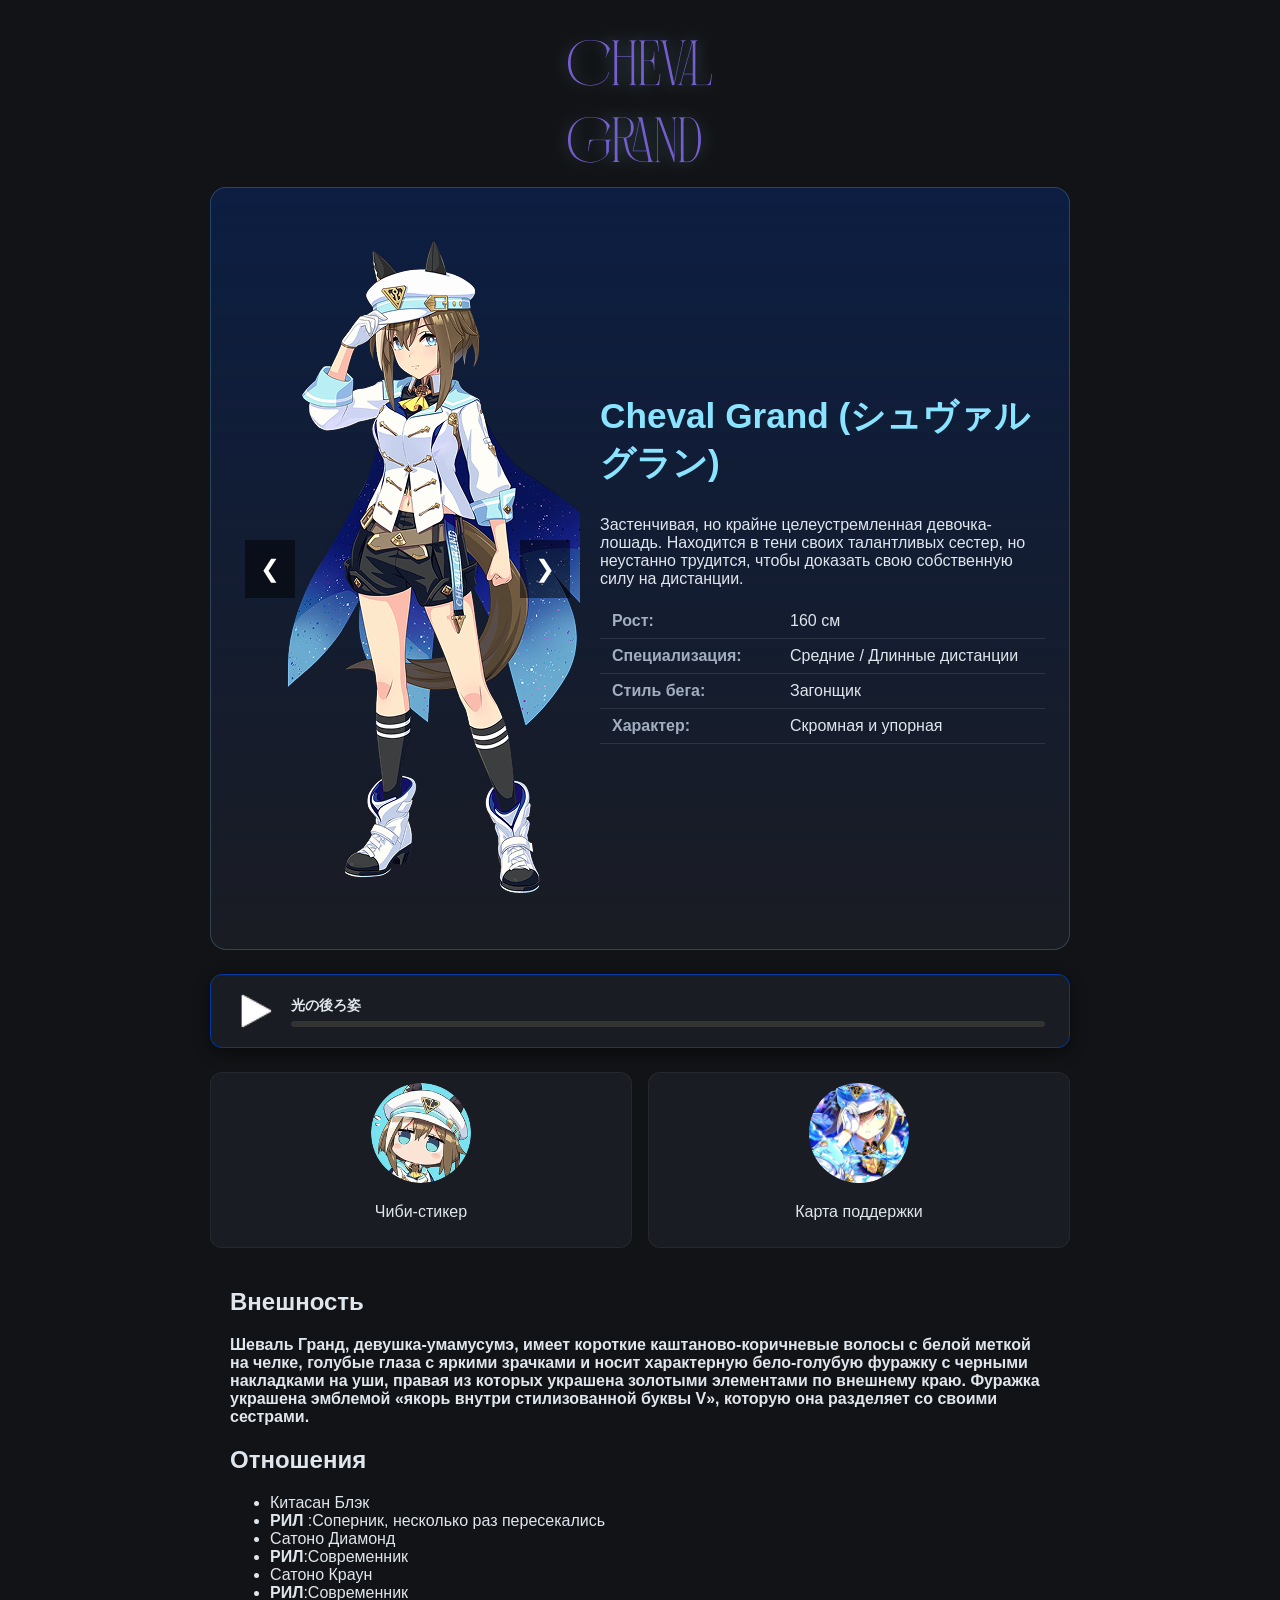
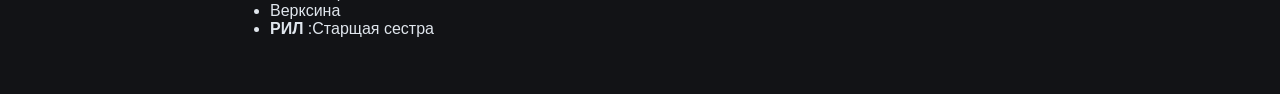
<file: index.html>
<!DOCTYPE html>
<html lang="ru">
<head>
    <meta charset="UTF-8">
    <meta name="viewport" content="width=device-width, initial-scale=1.0">
    
    <title>Cheval Grand | Uma Musume</title>
    <link rel="stylesheet" href="css/style.css">
  
</head>
<body>

<div class="container">
    <header>
        <img src="img/ChevalGrand-1.png" alt="ChevalGrandLogo" class="logo">
    </header>

    <section class="hero-section">
        <div class="character-img">
             <div class="slider-window">
        <!-- Лента, которая плавно двигается -->
        <div class="slider-track" id="character-track">
            <img class="slider-img" src="img/image1.png" alt="Картинка1">
            <img class="slider-img" src="img/Cheval_Grand_(Proto).png" alt="Картинка2">
        </div>
    </div>

    <!-- Стрелки (передаем направление в функцию) -->
    <button class="arrow prev" onclick="changeSlide(-1)">❮</button>
    <button class="arrow next" onclick="changeSlide(1)">❯</button>
        </div>
        <div class="character-info">
            <h1>Cheval Grand (シュヴァルグラン)</h1>
            <p>Застенчивая, но крайне целеустремленная девочка-лошадь. Находится в тени своих талантливых сестер, но неустанно трудится, чтобы доказать свою собственную силу на дистанции.</p>
            
            <table class="stats-table">
                <tr>
                    <td>Рост:</td>
                    <td>160 см</td>
                </tr>
                <tr>
                    <td>Специализация:</td>
                    <td>Средние / Длинные дистанции</td>
                </tr>
                <tr>
                    <td>Стиль бега:</td>
                    <td>Загонщик</td>
                </tr>
                <tr>
                    <td>Характер:</td>
                    <td>Скромная и упорная</td>
                </tr>
            </table>
        </div>
    </section>

    <div class="audio-player">
        <button class="play-btn" id="playBtn" onclick="togglePlay()">
            <img src="img/Play.png" alt="Play">
        </button>
        <div class="player-info">
            <div class="track-title">光の後ろ姿</div>
            <div class="progress-bar" id="progressBar">
                <div class="progress" id="progress"></div>
            </div>
        </div>
        <audio id="audio" src="bgm/[Lyrics] [光の後ろ姿] [A Shining Silhouette] [ENJPRomaji].mp3"></audio>
    </div>

    <div class="gallery">
        <div class="gallery-card">
            <img src="img/image2.png" alt="ChibiAvatar">
            <p>Чиби-стикер</p>
        </div>
        <div class="gallery-card">
            <img src="img/image3.png" alt="SupportCard">
            <p>Карта поддержки</p>
        </div>
    </div>
    <div class="container">
        <section class="info">
            <div>
           <h1 class="textline">
            Внешность
           </h1>     
          <b>
            Шеваль Гранд, девушка-умамусумэ, имеет короткие каштаново-коричневые волосы с белой меткой на челке,
            голубые глаза с яркими зрачками и носит характерную бело-голубую фуражку с черными накладками на уши,
            правая из которых украшена золотыми элементами по внешнему краю. Фуражка украшена эмблемой «якорь внутри стилизованной буквы V»,
            которую она разделяет со своими сестрами.
          </b>  
        
            </div>

            <div>
                <h1 class="textline">
                Отношения 
                </h1>
                
                <ul class="list">
                    <li class="mainli">
                    Китасан Блэк
                    <li class="boldtext">
                        <span style="font-weight: bold;">РИЛ</span> <span>:Соперник,
                         несколько раз пересекались</span> 
                    </li>
                    </li>
                    <li class="mainli">
                        Сатоно Диамонд
                    </li>
                    <li class="boldtext">
                        <span style="font-weight: bold;">РИЛ</span><a>:Современник</a>
                    </li>
                    <li class="mainli">
                       Сатоно Краун 
                    </li>
                    <li class="boldtext">
                        <span style="font-weight: bold;">РИЛ</span><a>:Современник</a>
                    </li>
                    <li class="mainli">
                        Верксина
                    </li>
                    <li class="boldtext">
                        <span style="font-weight: bold;">
                            РИЛ
                        </span><a>:Старщая сестра</a>

                    </li>
                </ul>
                
            </div>


        </section>

    </div>
</div>

  <script
    src="js/a.js">
</script>


</body>
</html>


</body>
</html>
</file>
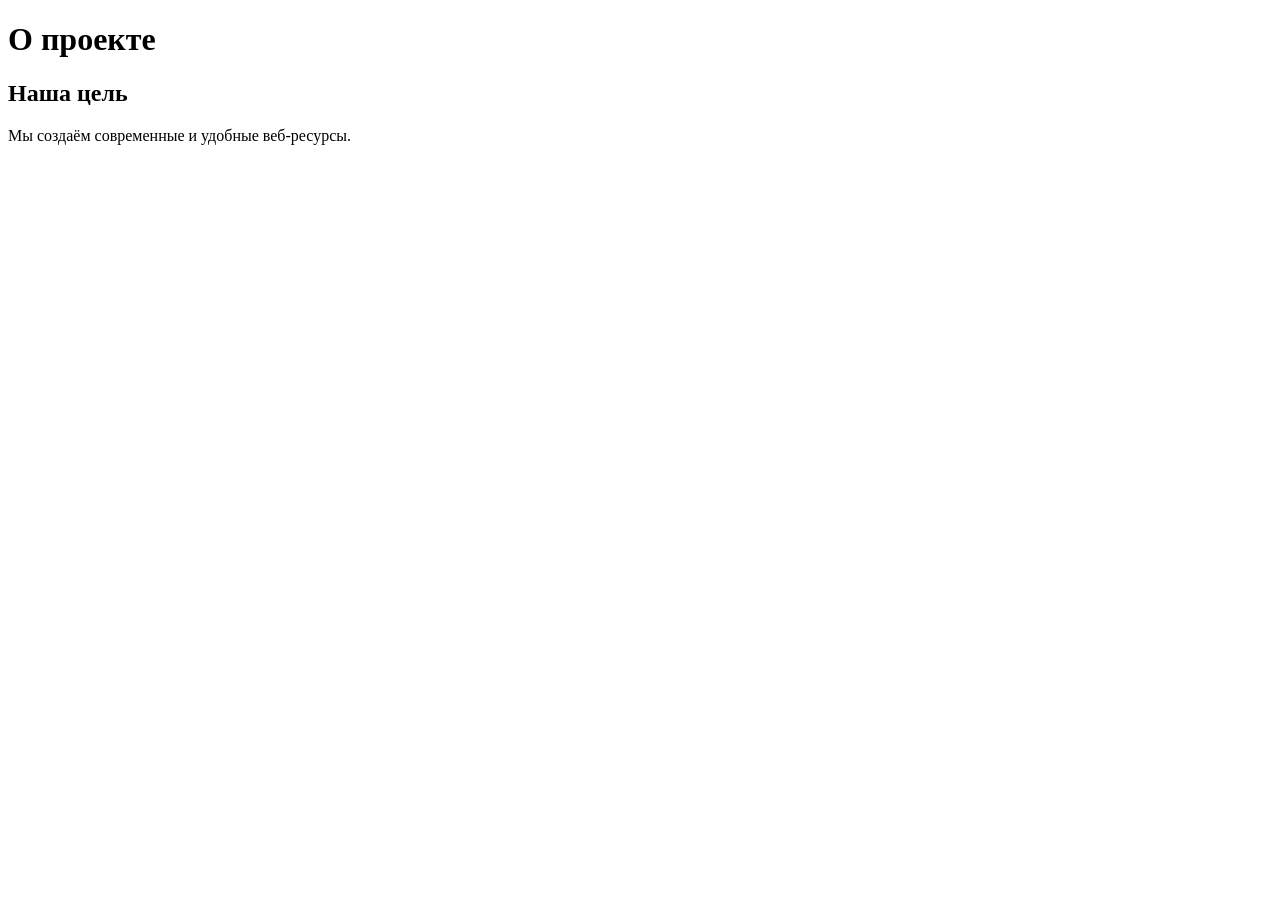
<file: about.html>
<!DOCTYPE html> 
<html lang="ru"> 
  <head> 
    <meta charset="UTF-8"> 
    <meta name="viewport" content="width=device-width, initial-scale=1.0"> 
    <title>О проекте</title> 
  </head> 
  <body> 
    <header> 
      <h1>О проекте</h1> 
    </header> 
    <main> 
      <section> 
        <h2>Наша цель</h2> 
        <p>Мы создаём современные и удобные веб-ресурсы.</p> 
      </section> 
    </main> 
  </body>
</html>
</file>
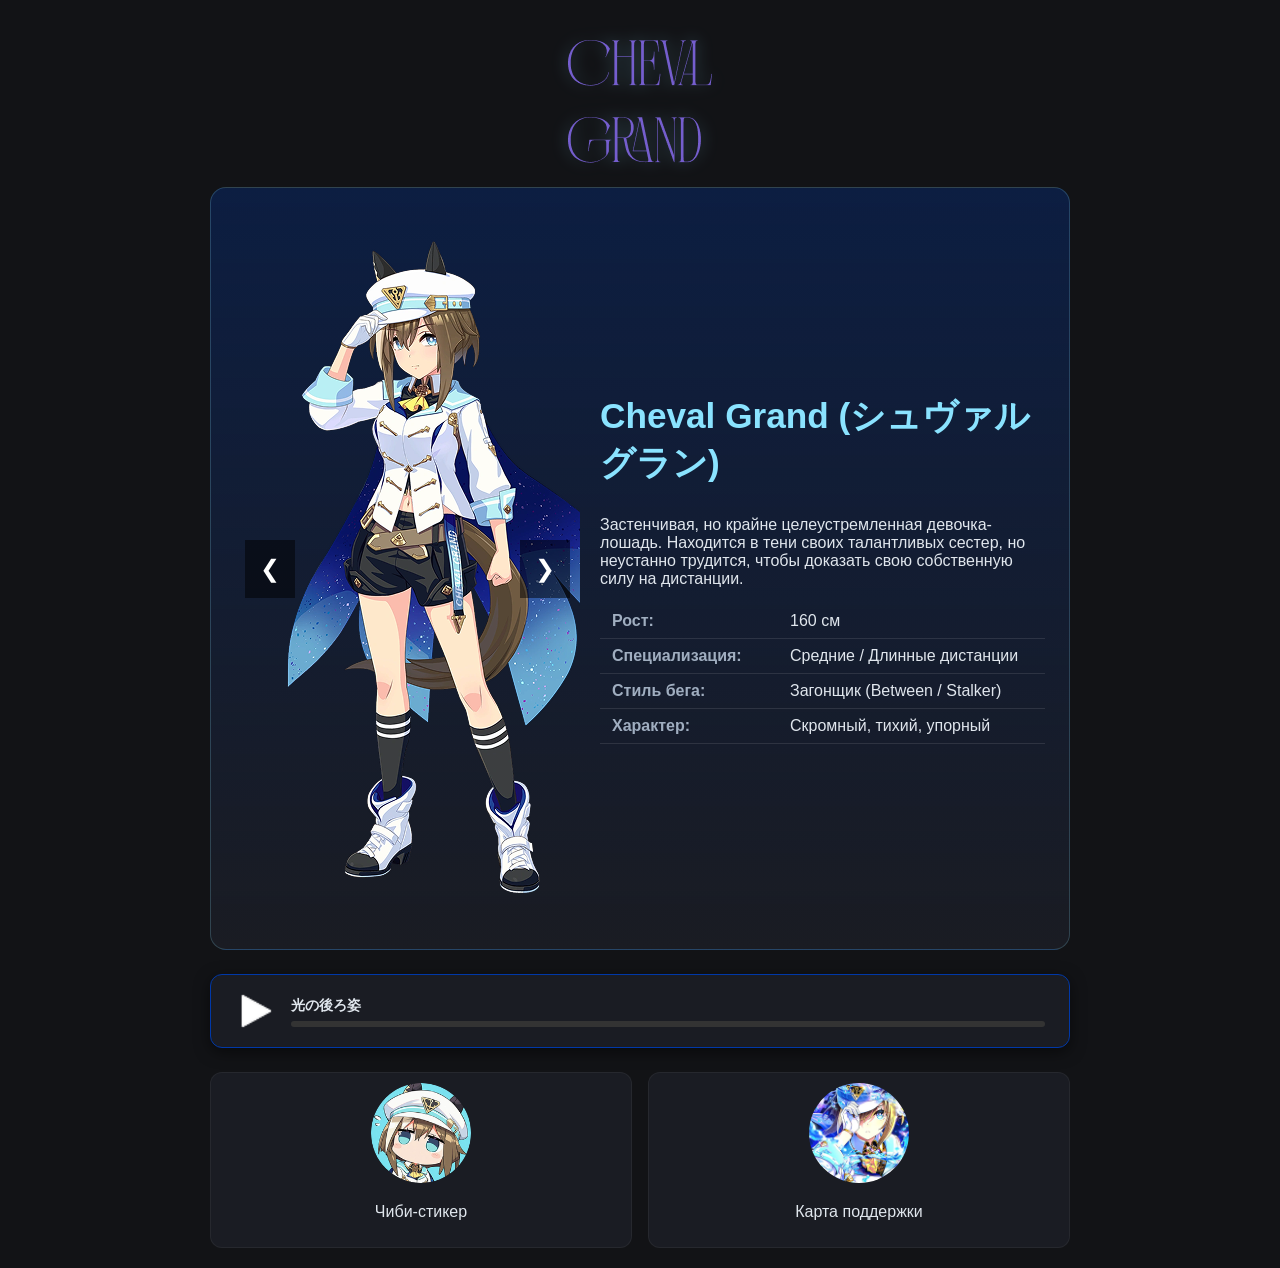
<file: chevalgrand.html>
<!DOCTYPE html>
<html lang="ru">
<head>
    <meta charset="UTF-8">
    <meta name="viewport" content="width=device-width, initial-scale=1.0">
    
    <title>Cheval Grand | Uma Musume</title>
    <link rel="stylesheet" href="css/style.css">
  
</head>
<body>

<div class="container">
    <header>
        <img src="img/Cheval Grand-1.png" alt="Cheval Grand Logo" class="logo">
    </header>

    <section class="hero-section">
        <div class="character-img">
             <div class="slider-window">
        <!-- Лента, которая плавно двигается -->
        <div class="slider-track" id="character-track">
            <img class="slider-img" src="img/image 1.png" alt="Картинка 1">
            <img class="slider-img" src="img/Cheval_Grand_(Proto).png" alt="Картинка 2">
        </div>
    </div>

    <!-- Стрелки (передаем направление в функцию) -->
    <button class="arrow prev" onclick="changeSlide(-1)">❮</button>
    <button class="arrow next" onclick="changeSlide(1)">❯</button>
        </div>
        <div class="character-info">
            <h1>Cheval Grand (シュヴァルグラン)</h1>
            <p>Застенчивая, но крайне целеустремленная девочка-лошадь. Находится в тени своих талантливых сестер, но неустанно трудится, чтобы доказать свою собственную силу на дистанции.</p>
            
            <table class="stats-table">
                <tr>
                    <td>Рост:</td>
                    <td>160 см</td>
                </tr>
                <tr>
                    <td>Специализация:</td>
                    <td>Средние / Длинные дистанции</td>
                </tr>
                <tr>
                    <td>Стиль бега:</td>
                    <td>Загонщик (Between / Stalker)</td>
                </tr>
                <tr>
                    <td>Характер:</td>
                    <td>Скромный, тихий, упорный</td>
                </tr>
            </table>
        </div>
    </section>

    <div class="audio-player">
        <button class="play-btn" id="playBtn" onclick="togglePlay()">
            <img src="img/Play.png" alt="Play">
        </button>
        <div class="player-info">
            <div class="track-title">光の後ろ姿</div>
            <div class="progress-bar" id="progressBar">
                <div class="progress" id="progress"></div>
            </div>
        </div>
        <audio id="audio" src="bgm/[Lyrics] [光の後ろ姿] [A Shining Silhouette] [ENJPRomaji].mp3"></audio>
    </div>

    <div class="gallery">
        <div class="gallery-card">
            <img src="img/image 2.png" alt="Chibi Avatar">
            <p>Чиби-стикер</p>
        </div>
        <div class="gallery-card">
            <img src="img/image 3.png" alt="Support Card">
            <p>Карта поддержки</p>
        </div>
    </div>
</div>

  <script
    src="js/a.js">
</script>


</body>
</html>
</file>
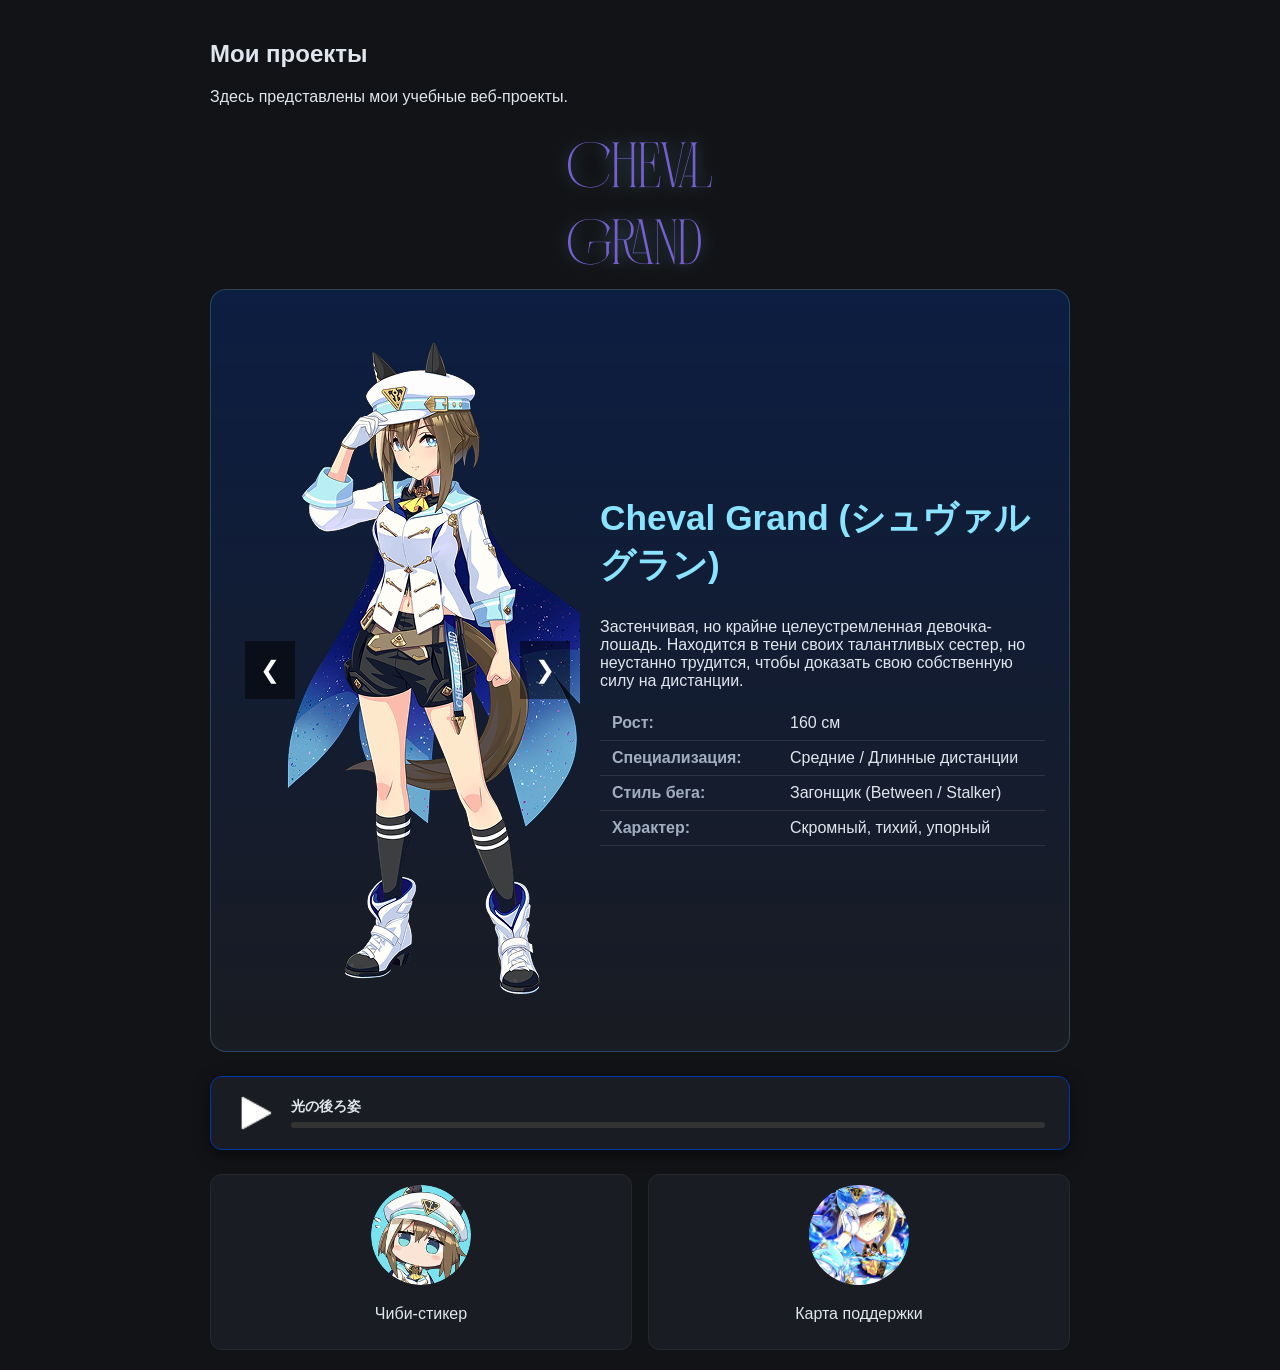
<file: profile.html>
<!DOCTYPE html>
<html lang="ru">
<head>
    <meta charset="UTF-8">
    <meta name="viewport" content="width=device-width, initial-scale=1.0">
    
    <title>Cheval Grand | Uma Musume</title>
    <link rel="stylesheet" href="css/style.css">
  
</head>
<body>

<div class="container">
    <section> 
        <h2>Мои проекты</h2> <p>Здесь представлены мои учебные веб-проекты.</p> 
    </section> 
    <header>
        <img src="img/Cheval Grand-1.png" alt="Cheval Grand Logo" class="logo">
    </header>

    <section class="hero-section">
        <div class="character-img">
             <div class="slider-window">
        <!-- Лента, которая плавно двигается -->
        <div class="slider-track" id="character-track">
            <img class="slider-img" src="img/image 1.png" alt="Картинка 1">
            <img class="slider-img" src="img/Cheval_Grand_(Proto).png" alt="Картинка 2">
        </div>
    </div>

    <!-- Стрелки (передаем направление в функцию) -->
    <button class="arrow prev" onclick="changeSlide(-1)">❮</button>
    <button class="arrow next" onclick="changeSlide(1)">❯</button>
        </div>
        <div class="character-info">
            <h1>Cheval Grand (シュヴァルグラン)</h1>
            <p>Застенчивая, но крайне целеустремленная девочка-лошадь. Находится в тени своих талантливых сестер, но неустанно трудится, чтобы доказать свою собственную силу на дистанции.</p>
            
            <table class="stats-table">
                <tr>
                    <td>Рост:</td>
                    <td>160 см</td>
                </tr>
                <tr>
                    <td>Специализация:</td>
                    <td>Средние / Длинные дистанции</td>
                </tr>
                <tr>
                    <td>Стиль бега:</td>
                    <td>Загонщик (Between / Stalker)</td>
                </tr>
                <tr>
                    <td>Характер:</td>
                    <td>Скромный, тихий, упорный</td>
                </tr>
            </table>
        </div>
    </section>

    <div class="audio-player">
        <button class="play-btn" id="playBtn" onclick="togglePlay()">
            <img src="img/Play.png" alt="Play">
        </button>
        <div class="player-info">
            <div class="track-title">光の後ろ姿</div>
            <div class="progress-bar" id="progressBar">
                <div class="progress" id="progress"></div>
            </div>
        </div>
        <audio id="audio" src="bgm/[Lyrics] [光の後ろ姿] [A Shining Silhouette] [ENJPRomaji].mp3"></audio>
    </div>

    <div class="gallery">
        <div class="gallery-card">
            <img src="img/image 2.png" alt="Chibi Avatar">
            <p>Чиби-стикер</p>
        </div>
        <div class="gallery-card">
            <img src="img/image 3.png" alt="Support Card">
            <p>Карта поддержки</p>
        </div>
    </div>
</div>

  <script
    src="js/a.js">
</script>


</body>
</html>
</file>
<file: css/style.css>
:root {
            --bg-dark: #121316;
            --accent-blue: #0038a8;
            --light-blue: #8ae3ff;
            --card-bg: #1a1c23;
            --text-color: #e0e6ed;
        }

        body {
            margin: 0;
            padding: 0;
            font-family: 'Segoe UI', Tahoma, Geneva, Verdana, sans-serif;
            background-color: var(--bg-dark);
            color: var(--text-color);
            display: flex;
            justify-content: center;
        }

        .container {
            max-width: 900px;
            width: 100%;
            padding: 20px;
            box-sizing: border-box;
        }

        header {
            text-align: center;
            padding: 20px 0;
        }

        .logo {
            max-width: 280px;
            height: auto;
            filter: drop-shadow(0px 0px 8px rgba(138, 227, 255, 0.4));
        }

        .hero-section {
            display: flex;
            flex-wrap: wrap;
            gap: 20px;
            background: linear-gradient(180deg, rgba(0,56,168,0.3) 0%, rgba(26,28,35,1) 100%);
            border-radius: 16px;
            padding: 24px;
            align-items: center;
            border: 1px solid rgba(138, 227, 255, 0.2);
        }

        .character-img {
            flex: 1 1 300px;
            max-width: 350px;
            margin: 0 auto;
        }

        .character-img img {
            width: 100%;
            height: auto;
            object-fit: contain;
        }

        .character-info {
            flex: 1 1 400px;
        }

        .character-info h1 {
            font-size: 2.2rem;
            margin-top: 0;
            color: var(--light-blue);
        }

        .stats-table {
            width: 100%;
            border-collapse: collapse;
            margin-top: 15px;
        }

        .stats-table td {
            padding: 8px 12px;
            border-bottom: 1px solid rgba(255, 255, 255, 0.1);
        }

        .stats-table td:first-child {
            font-weight: bold;
            color: #a0aec0;
            width: 40%;
        }

        /* Панель звука */
        .audio-player {
            background-color: var(--card-bg);
            border: 1px solid var(--accent-blue);
            border-radius: 12px;
            padding: 16px 24px;
            margin: 24px 0;
            display: flex;
            align-items: center;
            gap: 16px;
            box-shadow: 0 4px 15px rgba(0,0,0,0.5);
        }

        .play-btn {
            background: none;
            border: none;
            cursor: pointer;
            padding: 0;
            width: 40px;
            height: 40px;
            display: flex;
            align-items: center;
            justify-content: center;
            transition: transform 0.1s ease;
        }

        .play-btn:active {
            transform: scale(0.95);
        }

        .play-btn img {
            width: 100%;
            height: 100%;
        }

        .player-info {
            flex-grow: 1;
        }

        .track-title {
            font-size: 0.9rem;
            font-weight: bold;
            margin-bottom: 6px;
        }

        .progress-bar {
            width: 100%;
            height: 6px;
            background-color: #333;
            border-radius: 3px;
            overflow: hidden;
            cursor: pointer;
        }

        .progress {
            width: 0%;
            height: 100%;
            background: linear-gradient(90deg, var(--accent-blue), var(--light-blue));
            transition: width 0.1s linear;
        }

        .gallery {
            display: grid;
            grid-template-columns: repeat(auto-fit, minmax(150px, 1fr));
            gap: 16px;
            margin-top: 24px;
        }

        .gallery-card {
            background-color: var(--card-bg);
            border-radius: 12px;
            padding: 10px;
            text-align: center;
            border: 1px solid rgba(255, 255, 255, 0.05);
           
        }

        .gallery-card img {
            width: 100px;
            height: 100px;
            border-radius: 50%;
            object-fit: cover;
            transition: transform 0.2s ease-in-out;
         
        }
        .gallery-card img:hover{
               transform: scale(1.1);
        }
/* Главный контейнер (заменяет ваш .slider-container) */
    .character-img {
    position: relative;
    max-width: 100%; /* Растягивается по ширине родительского блока */
    margin: 0 auto;   /* Центрирование */
}

/* Окно, внутри которого движутся картинки */
    .slider-window {
    width: 100%;
    overflow: hidden; /* Прячет вторую картинку */
}

/* Лента-трек, в которой картинки стоят в один ряд */
    .slider-track {
    display: flex;
    width: 200%; /* Так как картинки две, лента в два раза шире окна */
    transition: transform 0.5s ease-in-out; /* Плавность перемещения (0.5 сек) */
}

/* Стили для картинок */
    .slider-img {
    width: 50%; /* Каждая картинка занимает ровно половину от 200% ширины ленты */
    height: auto;
    display: block; /* Больше не скрываем через none */
}

/* Стили для стрелок */
    .arrow {
    position: absolute;
    top: 50%;
    transform: translateY(-50%);
    background-color: rgba(0, 0, 0, 0.5);
    color: white;
    border: none;
    padding: 15px;
    cursor: pointer;
    font-size: 24px;
    user-select: none;
    transition: background-color 0.3s;
    z-index: 10; /* Стрелки всегда поверх картинок */
}

    .arrow:hover {
    background-color: rgba(0, 0, 0, 0.8);
}

.prev { left: 10px; }  /* Левая стрелка */
.next { right: 10px; } /* Правая стрелка */
</file>
